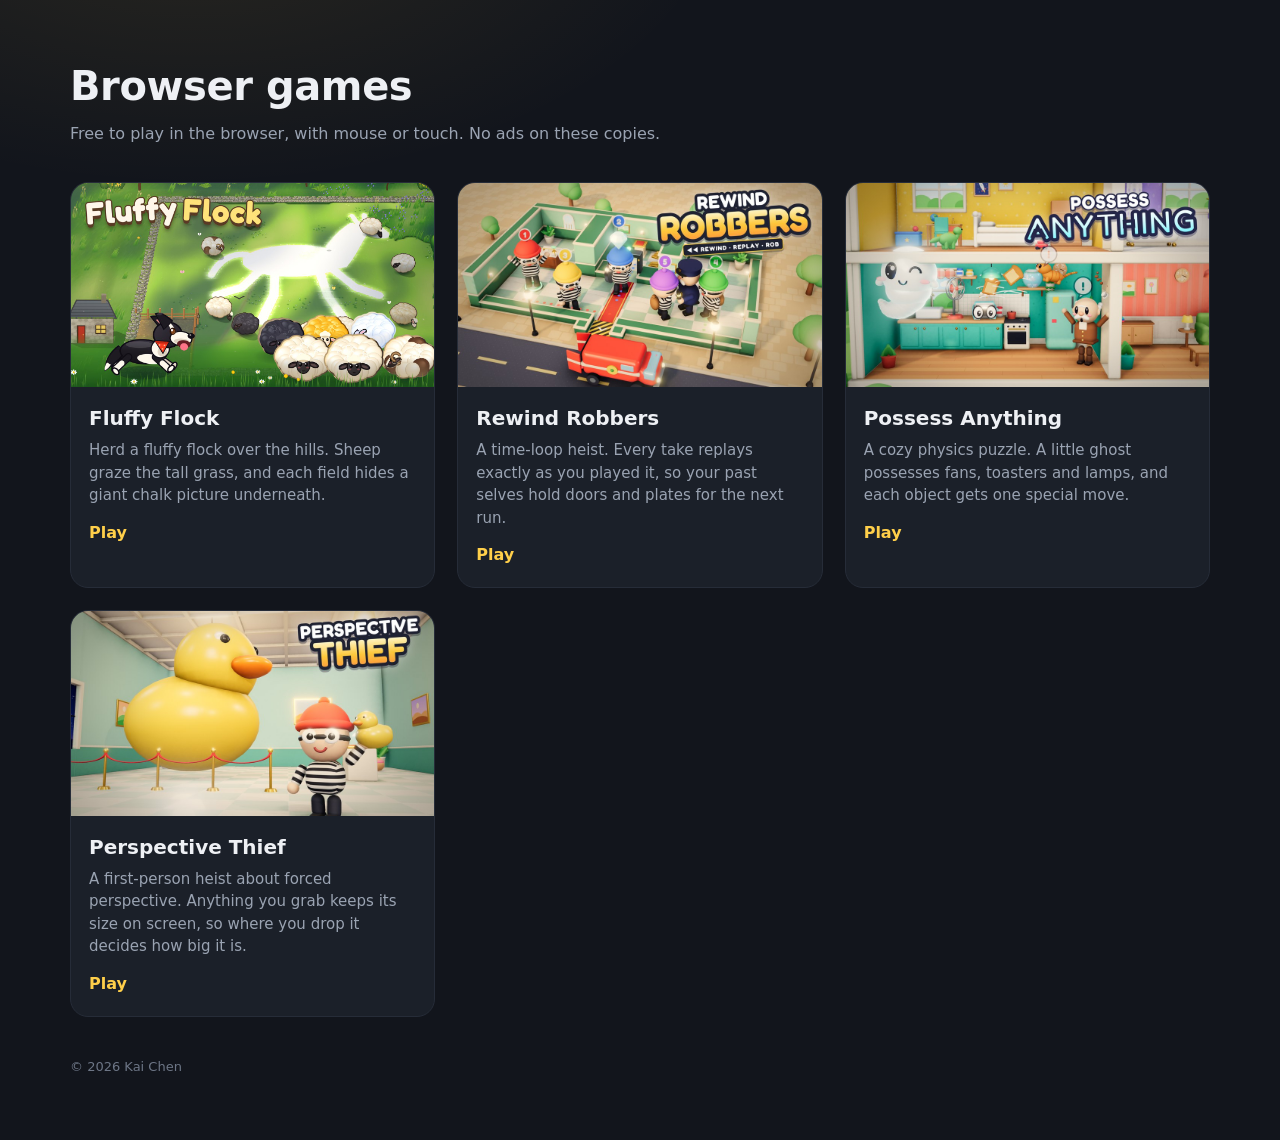
<file: index.html>
<!doctype html>
<html lang="en">
<head>
<meta charset="utf-8">
<meta name="viewport" content="width=device-width, initial-scale=1">
<title>Browser games by Kai Chen</title>
<meta name="description" content="Fluffy Flock, Rewind Robbers, Possess Anything and Perspective Thief: browser games, free to play, no ads.">
<style>
  :root { --bg: #12151c; --card: #1b2029; --ink: #eef0f4; --muted: #9aa3b2; --accent: #ffcf4a; }
  * { box-sizing: border-box; }
  body { margin: 0; min-height: 100dvh; background: radial-gradient(900px 500px at 15% -10%, rgba(255, 207, 74, .10), transparent 60%), var(--bg); color: var(--ink); font: 16px/1.5 system-ui, -apple-system, 'Segoe UI', sans-serif; }
  main { max-width: 1180px; margin: 0 auto; padding: 56px 20px 64px; }
  h1 { margin: 0 0 6px; font-size: clamp(28px, 4vw, 40px); letter-spacing: -.01em; }
  .lede { margin: 0 0 36px; color: var(--muted); }
  .grid { display: grid; grid-template-columns: repeat(auto-fit, minmax(300px, 1fr)); gap: 22px; }
  a.card { display: block; color: inherit; text-decoration: none; background: var(--card); border-radius: 18px; overflow: hidden; border: 1px solid #262c38; transition: transform .2s, border-color .2s, box-shadow .2s; }
  a.card:hover { transform: translateY(-3px); border-color: #3a4352; box-shadow: 0 18px 30px -18px rgba(0, 0, 0, .7); }
  a.card img { display: block; width: 100%; aspect-ratio: 16 / 9; object-fit: cover; }
  .body { padding: 16px 18px 20px; }
  .body h2 { margin: 0 0 6px; font-size: 20px; }
  .body p { margin: 0; color: var(--muted); font-size: 15px; }
  .play { display: inline-block; margin-top: 14px; color: var(--accent); font-weight: 600; }
  footer { margin-top: 40px; color: #6d7686; font-size: 13px; }
</style>
</head>
<body>
<main>
  <h1>Browser games</h1>
  <p class="lede">Free to play in the browser, with mouse or touch. No ads on these copies.</p>
  <div class="grid">
    <a class="card" href="fluffy-flock/"><img src="fluffy-flock-cover.jpg" alt="Fluffy Flock cover: a sheepdog herding round sheep over chalk hills"><div class="body"><h2>Fluffy Flock</h2><p>Herd a fluffy flock over the hills. Sheep graze the tall grass, and each field hides a giant chalk picture underneath.</p><span class="play">Play</span></div></a>
    <a class="card" href="rewind-robbers/"><img src="rewind-robbers-cover.jpg" alt="Rewind Robbers cover: a robber crew of past selves in a vault"><div class="body"><h2>Rewind Robbers</h2><p>A time-loop heist. Every take replays exactly as you played it, so your past selves hold doors and plates for the next run.</p><span class="play">Play</span></div></a>
    <a class="card" href="possess-anything/"><img src="possess-anything-cover.jpg" alt="Possess Anything cover: a little ghost in a dollhouse"><div class="body"><h2>Possess Anything</h2><p>A cozy physics puzzle. A little ghost possesses fans, toasters and lamps, and each object gets one special move.</p><span class="play">Play</span></div></a>
    <a class="card" href="perspective-thief/"><img src="perspective-thief-cover.jpg" alt="Perspective Thief cover: a giant rubber duck in a gallery"><div class="body"><h2>Perspective Thief</h2><p>A first-person heist about forced perspective. Anything you grab keeps its size on screen, so where you drop it decides how big it is.</p><span class="play">Play</span></div></a>
  </div>
  <footer>© 2026 Kai Chen</footer>
</main>
</body>
</html>
</file>
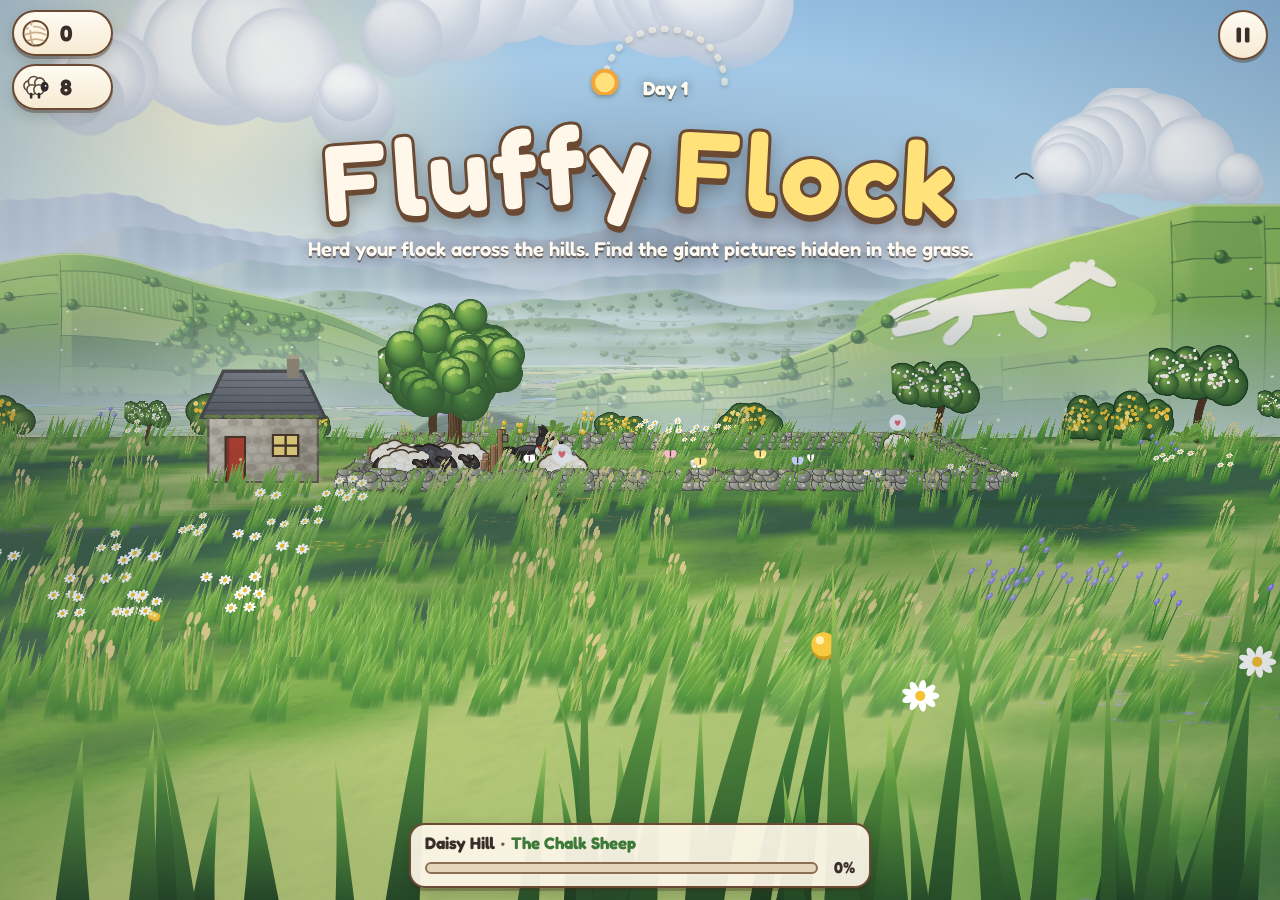
<file: fluffy-flock/index.html>
<!doctype html>
<html lang="en">
<head>
  <meta charset="utf-8" />
  <meta name="viewport" content="width=device-width, initial-scale=1, maximum-scale=1, user-scalable=no, viewport-fit=cover" />
  <title>Fluffy Flock</title>
  <link rel="icon" href="data:image/svg+xml,%3Csvg xmlns=%27http://www.w3.org/2000/svg%27 viewBox=%270 0 32 32%27%3E%3Cg fill=%27%23FFF6E4%27 stroke=%27%235B4D44%27 stroke-width=%271.6%27%3E%3Ccircle cx=%279%27 cy=%2715%27 r=%275%27/%3E%3Ccircle cx=%2714%27 cy=%2711%27 r=%275.5%27/%3E%3Ccircle cx=%2720%27 cy=%2712%27 r=%275%27/%3E%3Ccircle cx=%2712%27 cy=%2719%27 r=%275%27/%3E%3Ccircle cx=%2719%27 cy=%2719%27 r=%275%27/%3E%3C/g%3E%3Cellipse cx=%2725%27 cy=%2716%27 rx=%274%27 ry=%275%27 fill=%27%232E2A2B%27/%3E%3C/svg%3E" />
    <script type="module" crossorigin src="./index-BTo6enQS.js"></script>
  <link rel="stylesheet" crossorigin href="./index-8tMUHV6P.css">
</head>
<body>
  <canvas id="game"></canvas>

  <div id="ff-logo">
    <div class="logo-word"><span class="l1">Fluffy</span><span class="l2">Flock</span></div>
    <div class="logo-sub">Herd your flock across the hills. Find the giant pictures hidden in the grass.</div>
  </div>

  <div id="hud">
    <div class="hud-top">
      <div class="hud-left">
        <div class="pill" id="p-wool"><span class="ico" id="i-wool"></span><b id="h-wool">0</b></div>
        <div class="pill" id="p-flock"><span class="ico" id="i-sheep"></span><b id="h-flock">0</b></div>
      </div>
      <div class="dial" id="dial">
        <svg viewBox="0 0 100 54" aria-hidden="true">
          <path d="M12 46 A38 34 0 0 1 88 46" fill="none" stroke="rgba(255,248,232,0.6)" stroke-width="4" stroke-linecap="round" stroke-dasharray="1 7"/>
          <circle id="sun" cx="12" cy="46" r="7.5" />
        </svg>
        <div class="dial-day" id="h-day">Day 1</div>
        <div class="dial-home" id="h-home"></div>
      </div>
      <div class="hud-right">
        <button class="sound-chip hidden" id="btn-sound" aria-label="Turn on sound"></button>
        <button class="round" id="btn-pause" aria-label="Pause"></button>
      </div>
    </div>
    <div class="field-card">
      <div class="field-row"><span id="f-name">Daisy Hill</span><span class="dot">·</span><span id="f-pic" class="pic-name">The Chalk Sheep</span></div>
      <div class="bar"><div id="f-fill"></div></div>
      <div class="pct" id="f-pct">0%</div>
    </div>
    <div id="hint"><span class="hand" id="hint-hand"></span><span id="hint-text"></span></div>
  </div>
  <div id="toast"></div>
  <div id="banner"></div>

  <section id="night" class="card-wrap">
    <div class="card">
      <div class="card-title" id="n-title">Night 1</div>
      <div class="card-sub" id="n-home"></div>
      <div class="shear">
        <div class="shear-label">Wool sheared</div>
        <div class="shear-num"><span class="ico big" id="i-wool2"></span><b id="n-wool">0</b></div>
        <div class="shear-bonus" id="n-bonus"></div>
        <div class="shear-tip" id="n-tip"></div>
      </div>
      <div class="facts"><div id="n-lambs"></div><div id="n-field"></div><div id="n-joined" class="joined hidden"></div></div>
      <div class="pick hidden" id="n-pick">
        <button class="pick-arrow" id="n-prev" aria-label="Previous pasture"><svg viewBox="0 0 24 24"><path d="M15 5l-7 7 7 7" fill="none" stroke="currentColor" stroke-width="3" stroke-linecap="round" stroke-linejoin="round"/></svg></button>
        <div class="pick-txt"><span class="pick-label">Tomorrow</span><b id="n-pick-name"></b><small id="n-pick-sub"></small></div>
        <button class="pick-arrow" id="n-nextf" aria-label="Next pasture"><svg viewBox="0 0 24 24"><path d="M9 5l7 7-7 7" fill="none" stroke="currentColor" stroke-width="3" stroke-linecap="round" stroke-linejoin="round"/></svg></button>
      </div>
      <button class="btn btn-gold hidden" id="n-double">Double the wool</button>
      <div class="row2">
        <button class="btn btn-cream" id="n-shop">Upgrades</button>
        <button class="btn btn-go" id="n-next">Next day</button>
      </div>
    </div>
  </section>

  <section id="shop" class="card-wrap">
    <div class="card wide">
      <div class="card-head"><div class="card-title">Upgrades</div><div class="pill small"><span class="ico">
        <svg viewBox="0 0 32 32" aria-hidden="true"><circle cx="16" cy="16.5" r="12.5" fill="#FFF6E4" stroke="#6B4A33" stroke-width="2"/><path d="M7 12c5-3 12-3 18 1M5.5 18c6-3 14-3 21 0M8 24c5-2 11-2 16 0M12 5.5c-2 6-2 15 1 22" fill="none" stroke="#C9B08A" stroke-width="1.8" stroke-linecap="round"/></svg></span><b id="s-wool">0</b></div></div>
      <div class="up-list" id="s-list"></div>
      <button class="btn btn-go" id="s-next">Next day</button>
    </div>
  </section>

  <section id="pause" class="card-wrap">
    <div class="card">
      <div class="card-title">Paused</div>
      <div class="opts">
        <button class="opt" id="o-music-row"><span>Music</span><b id="o-music">On</b></button>
        <button class="opt" id="o-sfx-row"><span>Sounds</span><b id="o-sfx">On</b></button>
        <button class="opt" id="o-quality-row"><span>Graphics</span><b id="o-quality">High</b></button>
      </div>
      <div class="row2">
        <button class="btn btn-cream" id="p-album">Album</button>
        <button class="btn btn-go" id="p-resume">Resume</button>
      </div>
    </div>
  </section>

  <section id="album" class="card-wrap top">
    <div class="card wide">
      <div class="card-title">Album</div>
      <div class="a-scroll">
        <div class="a-sec">Pictures in the hills</div>
        <div class="a-grid" id="a-pics"></div>
        <div class="a-sec">Breeds</div>
        <div class="a-grid b" id="a-breeds"></div>
      </div>
      <button class="btn btn-go" id="a-close">Back</button>
    </div>
  </section>

  <section id="welcome" class="card-wrap">
    <div class="card">
      <div class="card-title">Welcome back</div>
      <div class="card-sub">Your flock grazed while you were away</div>
      <div class="shear"><div class="shear-num"><b id="w-wool">+0</b></div><div class="shear-bonus" id="w-streak"></div></div>
      <div class="facts"><div id="w-lambs"></div></div>
      <button class="btn btn-go" id="w-go">Let's go</button>
    </div>
  </section>

</body>
</html>
</file>
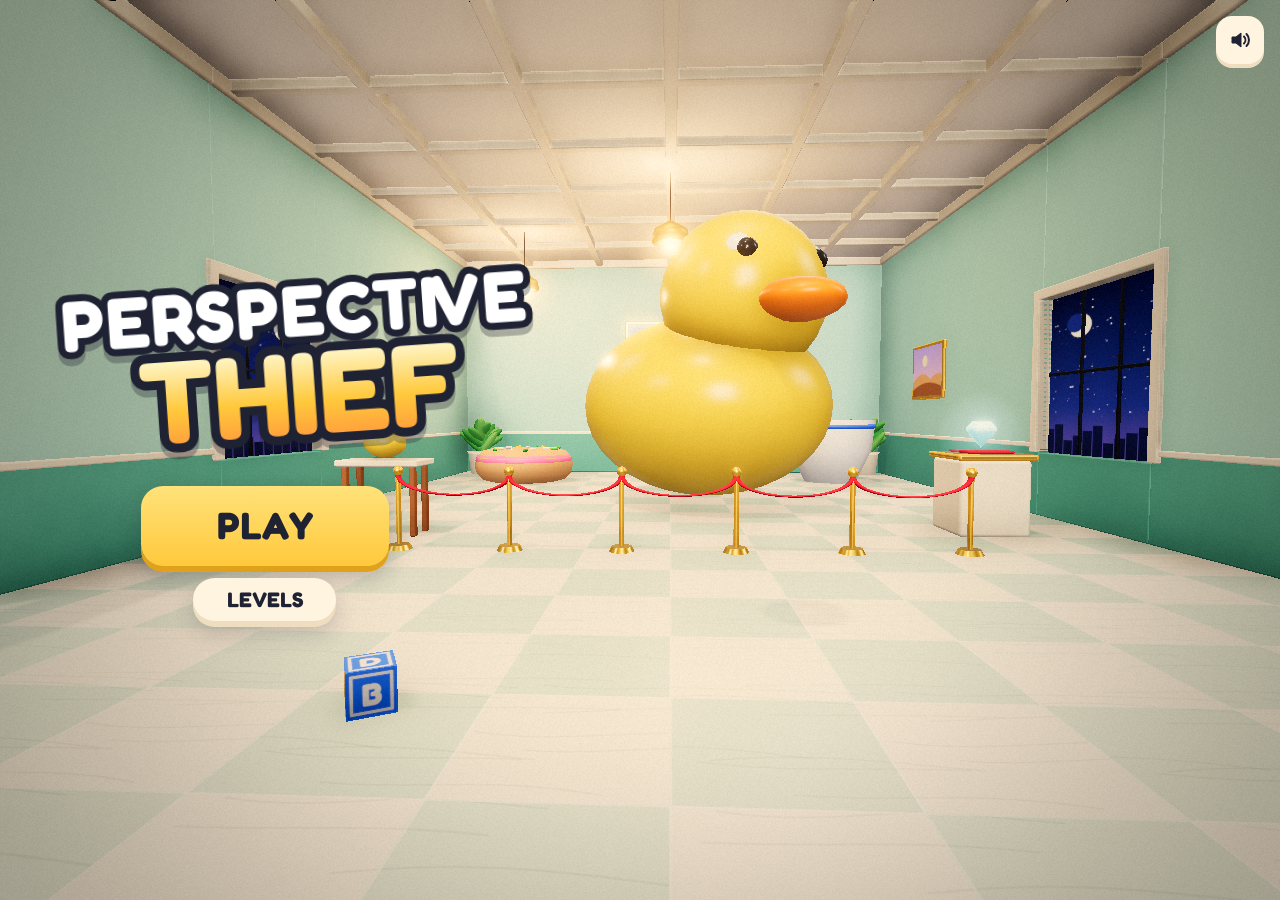
<file: perspective-thief/index.html>
<!doctype html>
<html lang="en">
  <head>
<link rel="icon" href="data:,">
    <meta charset="UTF-8" />
    <meta name="viewport" content="width=device-width, initial-scale=1, maximum-scale=1, user-scalable=no, viewport-fit=cover" />
    <title>Perspective Thief</title>
    <script type="module" crossorigin src="./index-DVv75cTa.js"></script>
    <link rel="stylesheet" crossorigin href="./index-BlAc_Pyl.css">
  </head>
  <body>
    <canvas id="game"></canvas>

    <div id="hud" class="hidden">
      <div class="job"><div id="job-level">Job 1</div><div id="job-goal">Get the diamond</div></div>
      <div id="timer">0:00</div>
      <div class="hud-right">
        <div id="bag" title="Your bag"><div class="bag-icon"></div><div id="bag-item"></div></div>
        <button class="icon-btn" id="btn-restart" aria-label="Restart" title="Restart the job (R)"><svg viewBox="0 0 24 24"><path d="M12 5V2L7 6l5 4V7a5 5 0 1 1-5 5H5a7 7 0 1 0 7-7z" /></svg></button>
        <button class="icon-btn" id="btn-pause" aria-label="Pause"><svg viewBox="0 0 24 24"><rect x="6" y="5" width="4" height="14" rx="1.5" /><rect x="14" y="5" width="4" height="14" rx="1.5" /></svg></button>
      </div>
      <div id="crosshair"><div class="dot"></div><div class="ring"></div></div>
      <div id="size-tag"></div>
      <div id="hint"></div>
      <div id="touch" class="hidden">
        <div id="stick"><div id="stick-knob"></div></div>
        <button class="touch-btn" id="btn-grab">GRAB</button>
        <button class="touch-btn small" id="btn-jump">JUMP</button>
      </div>
    </div>

    <div id="stamp" class="hidden"></div>
    <div id="lock-prompt" class="hidden"><div class="lock-card">Click to look around<span>WASD to move &middot; Click to grab</span></div></div>

    <section id="screen-title" class="screen">
      <div class="logo"><div class="logo-top" data-text="PERSPECTIVE">PERSPECTIVE</div><div class="logo-main" data-text="THIEF">THIEF</div></div>
      <div class="title-bottom">
        <button class="btn btn-play" id="btn-play">PLAY</button>
        <button class="btn btn-ghost" id="btn-levels">LEVELS</button>
      </div>
      <button class="icon-btn corner" id="btn-sound" aria-label="Sound"><svg viewBox="0 0 24 24"><path d="M4 9h4l5-4v14l-5-4H4z" /><path class="wave" d="M16 8.5a5 5 0 0 1 0 7M18.5 6a8.5 8.5 0 0 1 0 12" fill="none" stroke-width="2" stroke-linecap="round" /></svg></button>
    </section>

    <section id="screen-levels" class="screen hidden">
      <div class="panel wide">
        <div class="panel-title">PICK A JOB</div>
        <div class="level-grid" id="level-grid"></div>
        <div class="row"><button class="btn btn-ghost" id="btn-levels-back">BACK</button></div>
      </div>
    </section>

    <section id="screen-pause" class="screen hidden">
      <div class="panel">
        <div class="panel-title">PAUSED</div>
        <div class="col">
          <button class="btn btn-play" id="btn-resume">RESUME</button>
          <button class="btn btn-ghost" id="btn-restart2">RESTART JOB</button>
          <button class="btn btn-ghost" id="btn-pause-levels">LEVELS</button>
        </div>
        <div class="row toggles">
          <button class="toggle" id="tg-music">MUSIC</button>
          <button class="toggle" id="tg-sfx">SOUND</button>
        </div>
        <div class="sens">LOOK SPEED <input type="range" id="sens" min="0.4" max="2" step="0.1" value="1" /></div>
      </div>
    </section>

    <section id="screen-win" class="screen hidden">
      <div class="panel">
        <div class="panel-title" id="win-title">CLEAN GETAWAY!</div>
        <div class="stars" id="stars"><span>&#9733;</span><span>&#9733;</span><span>&#9733;</span></div>
        <div class="win-line" id="win-line">0:42</div>
        <div class="row">
          <button class="btn btn-ghost" id="btn-again">AGAIN</button>
          <button class="btn btn-play" id="btn-next">NEXT</button>
        </div>
      </div>
    </section>

    <div id="cover-logo" class="hidden"><div class="logo"><div class="logo-top" data-text="PERSPECTIVE">PERSPECTIVE</div><div class="logo-main" data-text="THIEF">THIEF</div></div></div>
    <div id="rotate" class="hidden"><div class="rotate-icon"></div><div>Turn your device sideways</div></div>
    <div id="loading"><div class="load-logo" data-text="PERSPECTIVE THIEF">PERSPECTIVE THIEF</div><div class="load-bar"><div id="load-fill"></div></div></div>
  </body>
</html>
</file>
<file: fluffy-flock/index-8tMUHV6P.css>
@font-face{font-family:Fredoka;src:url(./fredoka-600-BKIha_J-.woff2)format("woff2");font-weight:600;font-display:swap}@font-face{font-family:Fredoka;src:url(./fredoka-700-C24KCtN5.woff2)format("woff2");font-weight:700;font-display:swap}:root{--ink:#3a2e2a;--ink-soft:#6b5a4e;--cream:#fff8ea;--cream-2:#f6ead2;--edge:#6b4a33;--moss:#5e9a42;--moss-dark:#3e7a3a;--red:#d9442e;--red-dark:#a8301f;--gold:#f6c83b;--uiz:1}*{box-sizing:border-box;-webkit-tap-highlight-color:transparent}html,body{height:100%;color:var(--ink);-webkit-user-select:none;user-select:none;touch-action:none;background:#3e6b3a;margin:0;font-family:Fredoka,system-ui,-apple-system,BlinkMacSystemFont,Segoe UI,Roboto,Noto Sans,Ubuntu,Cantarell,Helvetica Neue,sans-serif;overflow:hidden}#game{cursor:none;width:100vw;height:100vh;display:block;position:fixed;top:0;bottom:0;left:0;right:0}@media (pointer:coarse){#game{cursor:default}}#hud{pointer-events:none;position:fixed;top:0;bottom:0;left:0;right:0}.hud-top{top:max(10px, env(safe-area-inset-top));justify-content:space-between;align-items:flex-start;gap:8px;display:flex;position:absolute;left:12px;right:12px}.hud-left{flex-direction:column;gap:8px;display:flex}.pill{align-items:center;gap:calc(8px * var(--uiz));padding:calc(5px * var(--uiz)) calc(16px * var(--uiz)) calc(5px * var(--uiz)) calc(6px * var(--uiz));background:linear-gradient(#fffbf2, var(--cream-2));border:2.5px solid var(--edge);font-weight:700;font-size:calc(21px * var(--uiz));min-width:calc(96px * var(--uiz));border-radius:999px;display:inline-flex;box-shadow:0 3px #3c281959,0 6px 14px #141e142e}.pill b{font-variant-numeric:tabular-nums;letter-spacing:.3px}.ico{width:calc(30px * var(--uiz));height:calc(30px * var(--uiz));display:inline-block}.ico svg{width:100%;height:100%;display:block}.ico.big{width:40px;height:40px}.bump{animation:.32s cubic-bezier(.3,1.6,.5,1) bump}@keyframes bump{0%{transform:scale(1)}40%{transform:scale(1.12)}to{transform:scale(1)}}.dial{width:calc(150px * var(--uiz));text-align:center;position:relative}.dial svg{filter:drop-shadow(0 2px 2px #1e281e59);width:100%;display:block}.dial #sun{fill:#ffe07a;stroke:#f0a63a;stroke-width:2.5px;transition:fill .6s,stroke .6s}.dial.dusk #sun{fill:#ff9a5c;stroke:#d9442e}.dial-day{font-weight:700;font-size:calc(18px * var(--uiz));color:#fffbf0;text-shadow:0 2px #28321e8c,0 0 10px #1e281e66;margin-top:-18px}.dial-home{font-weight:700;font-size:calc(17px * var(--uiz));color:#ffe2b8;text-shadow:0 2px #3c1e1499;min-height:1em}.round{pointer-events:auto;width:calc(48px * var(--uiz));height:calc(48px * var(--uiz));border:2.5px solid var(--edge);background:linear-gradient(#fffbf2, var(--cream-2));color:var(--ink);cursor:pointer;border-radius:50%;place-items:center;padding:0;display:grid;box-shadow:0 3px #3c281959}.round svg{width:56%;height:56%}.round:active{transform:translateY(2px);box-shadow:0 1px #3c281959}.field-card{left:50%;bottom:max(12px, env(safe-area-inset-bottom));width:min(calc(440px * var(--uiz)), calc(100vw - 24px));border:2.5px solid var(--edge);background:#fff8eaeb;border-radius:16px;grid-template-rows:auto auto;grid-template-columns:1fr auto;gap:5px 10px;padding:8px 14px 9px;display:grid;position:absolute;transform:translate(-50%);box-shadow:0 3px #3c28194d,0 8px 18px #141e1433}.field-row{font-weight:700;font-size:calc(16px * var(--uiz));white-space:nowrap;text-overflow:ellipsis;grid-column:1/3;overflow:hidden}.field-row .dot{color:var(--ink-soft);margin:0 6px}.pic-name{color:var(--moss-dark)}.bar{background:#e3d6bb;border:2px solid #8c6f55;border-radius:99px;align-self:center;height:12px;overflow:hidden}#f-fill{background:repeating-linear-gradient(-45deg,#8dba4a 0 8px,#7aaa3e 8px 16px);border-radius:99px;width:0;height:100%;transition:width .25s}.pct{font-weight:700;font-size:calc(15px * var(--uiz));text-align:right;min-width:3ch}#hint{left:50%;bottom:calc(max(12px, env(safe-area-inset-bottom)) + 84px);opacity:0;color:#fff8ea;font-weight:600;font-size:calc(18px * var(--uiz));white-space:nowrap;background:#28221eb8;border-radius:999px;align-items:center;gap:10px;padding:9px 18px 9px 12px;transition:opacity .4s,transform .4s;display:flex;position:absolute;transform:translate(-50%,12px)}#hint.show{opacity:1;transform:translate(-50%)}#hint .hand{width:28px;height:28px;animation:1.4s ease-in-out infinite wiggle}@keyframes wiggle{0%,to{transform:translate(-4px)rotate(-6deg)}50%{transform:translate(6px)rotate(6deg)}}#toast{left:50%;top:calc(max(10px, env(safe-area-inset-top)) + 132px * var(--uiz));opacity:0;pointer-events:none;border:2px solid var(--edge);white-space:nowrap;background:#fff8eaf2;border-radius:12px;padding:8px 16px;font-size:17px;font-weight:700;transition:opacity .3s,transform .3s;position:fixed;transform:translate(-50%,-8px)}#toast.show{opacity:1;transform:translate(-50%)}#banner{left:50%;top:min(76vh, calc(100vh - 175px * var(--uiz)));opacity:0;pointer-events:none;white-space:nowrap;color:#fff8ea;letter-spacing:.5px;text-shadow:0 3px #6b4a33,0 6px #3c281959,0 0 24px #281e1459;-webkit-text-stroke:2px #6b4a33;font-size:clamp(16px,6vw,58px);font-weight:700;position:fixed;transform:translate(-50%,-50%)scale(.6)}#banner.show{animation:2.6s cubic-bezier(.2,1.4,.4,1) forwards banner}@keyframes banner{0%{opacity:0;transform:translate(-50%,-50%)scale(.6)}12%{opacity:1;transform:translate(-50%,-50%)scale(1.06)}22%{transform:translate(-50%,-50%)scale(1)}80%{opacity:1}to{opacity:0;transform:translate(-50%,-62%)scale(1)}}.card-wrap{opacity:0;pointer-events:none;visibility:hidden;background:#10142859;place-items:center;padding:16px;transition:opacity .35s,visibility 0s linear .35s;display:grid;position:fixed;top:0;bottom:0;left:0;right:0}.card-wrap.show{opacity:1;pointer-events:auto;visibility:visible;transition:opacity .35s}@media (min-width:900px) and (min-aspect-ratio:6/5){#night{background:linear-gradient(90deg,#10142800 30%,#1014286b);justify-items:end;padding-right:7vw}}.card{background:linear-gradient(#fffbf2, var(--cream-2));border:3px solid var(--edge);text-align:center;border-radius:22px;width:min(380px,100%);padding:18px 20px 20px;transition:transform .4s cubic-bezier(.2,1.4,.4,1);transform:translateY(14px)scale(.96);box-shadow:0 5px #3c281966,0 18px 40px #0a0f1e59}.card-wrap.show .card{transform:none}.card-title{font-size:30px;font-weight:700}.card-sub{color:var(--ink-soft);margin-top:2px;font-size:17px;font-weight:600}.shear{background:#fffdf8;border:2px dashed #cdb79a;border-radius:16px;margin:14px 0 10px;padding:12px}.shear-label{color:var(--ink-soft);font-size:15px;font-weight:600}.shear-num{font-variant-numeric:tabular-nums;justify-content:center;align-items:center;gap:8px;font-size:40px;font-weight:700;display:flex}.shear-bonus{color:var(--moss-dark);font-size:15px;font-weight:600}.facts{gap:4px;margin-bottom:14px;font-size:17px;font-weight:600;display:grid}.btn{border:3px solid var(--edge);cursor:pointer;border-radius:16px;min-width:200px;padding:12px 28px;font-family:inherit;font-size:22px;font-weight:700}.btn-go{color:#fffff4;text-shadow:0 2px #28461e99;background:linear-gradient(#8fc456,#5e9a42);box-shadow:0 4px #3e6a2c}.btn-go:active{transform:translateY(3px);box-shadow:0 1px #3e6a2c}@media (max-width:520px){.pill{min-width:calc(84px * var(--uiz));padding-right:calc(12px * var(--uiz))}}@media (max-height:460px){.field-card{width:min(calc(340px * var(--uiz)), 60vw);padding:calc(5px * var(--uiz)) calc(10px * var(--uiz)) calc(6px * var(--uiz))}#hint{bottom:70px}}#ff-logo:before{content:"";z-index:-1;background:radial-gradient(closest-side,#22365452,#22365424 55%,#22365400);position:absolute;top:-40%;bottom:-40%;left:-12%;right:-12%}#ff-logo{opacity:0;pointer-events:none;text-align:center;width:min(92vw,720px);transition:opacity .7s,transform .7s;position:fixed;top:13%;left:50%;transform:translate(-50%,-12px)}#ff-logo.show{opacity:1;transform:translate(-50%)}.logo-word{letter-spacing:.01em;justify-content:center;align-items:baseline;gap:.18em;font-size:clamp(54px,11vw,112px);font-weight:700;line-height:.95;display:flex}.logo-word .l1{color:#fff8ea;-webkit-text-stroke:3px #6b4a33;text-shadow:0 5px #6b4a33,0 10px 18px #281e1459;display:inline-block;transform:rotate(-4deg)}.logo-word .l2{color:#ffe27a;-webkit-text-stroke:3px #6b4a33;text-shadow:0 5px #6b4a33,0 10px 18px #281e1459;display:inline-block;transform:rotate(3deg)translateY(4px)}.logo-sub{color:#fffbf2;text-shadow:0 2px #3c281999,0 0 12px #281e1466;margin-top:14px;padding:0 12px;font-size:clamp(15px,2.4vw,20px);font-weight:600}.hud-right{align-items:center;gap:8px;display:flex}.sound-chip{pointer-events:auto;height:calc(40px * var(--uiz));border:2.5px solid var(--edge);background:linear-gradient(#fffbf2, var(--cream-2));color:var(--ink);cursor:pointer;border-radius:999px;align-items:center;gap:6px;padding:0 14px 0 10px;font-family:inherit;font-size:16px;font-weight:700;animation:1.8s ease-in-out infinite nudge;display:inline-flex;box-shadow:0 3px #3c281959}.sound-chip svg{width:22px;height:22px}@keyframes nudge{0%,to{transform:scale(1)}50%{transform:scale(1.06)}}.hidden{display:none!important}.card.wide{flex-direction:column;width:min(560px,100%);max-height:calc(100vh - 32px);display:flex}.card-wrap.top{align-items:start;overflow:auto}.card-head{justify-content:space-between;align-items:center;gap:12px;margin-bottom:10px;display:flex}.pill.small{min-width:0;padding:3px 14px 3px 5px;font-size:18px}.pill.small .ico{width:26px;height:26px}.row2{grid-template-columns:1fr 1.25fr;gap:10px;margin-top:4px;display:grid}.row2 .btn{width:100%;min-width:0;padding:12px 10px}.btn-cream{color:var(--ink);background:linear-gradient(#fffdf6,#eadbc0);box-shadow:0 4px #8c6f55}.btn-cream:active{transform:translateY(3px);box-shadow:0 1px #8c6f55}.btn-cream.pulse{animation:1.1s ease-in-out infinite pulse}@keyframes pulse{0%,to{transform:scale(1);box-shadow:0 4px #8c6f55}50%{transform:scale(1.05);box-shadow:0 4px #8c6f55,0 0 0 6px #f6c83b73}}.btn-gold{color:#5a3a14;background:linear-gradient(#ffe58a,#f2b93b);width:100%;margin-bottom:10px;font-size:19px;box-shadow:0 4px #b07a1c}.btn-gold:disabled{opacity:.6}.btn:disabled{cursor:default}.facts .new{color:var(--moss-dark)}.up-list{gap:8px;margin-bottom:12px;padding-right:2px;display:grid;overflow:auto}.up{text-align:left;background:#fffdf8;border:2px solid #e2d2b6;border-radius:14px;grid-template-columns:48px 1fr auto;align-items:center;gap:10px;padding:8px 10px;display:grid}.up.can{background:#fbfff2;border-color:#9bc46a}.up.max{opacity:.75}.up-ico{background:#f3e8d2;border-radius:12px;place-items:center;width:44px;height:44px;display:grid}.up-ico svg{width:34px;height:34px}.up-name{font-size:17px;font-weight:700}.up-lvl{color:var(--ink-soft);margin-left:4px;font-size:13px;font-weight:600}.up-eff{color:var(--ink-soft);font-size:14px;font-weight:600}.up-eff b{color:var(--moss-dark)}.up-buy{border:2.5px solid var(--edge);color:#fffff4;cursor:pointer;text-shadow:0 1px #28461e80;background:linear-gradient(#8fc456,#5e9a42);border-radius:12px;justify-content:center;align-items:center;gap:4px;min-width:92px;padding:8px 12px;font-family:inherit;font-size:17px;font-weight:700;display:inline-flex;box-shadow:0 3px #3e6a2c}.up-buy:disabled{color:#8c7a66;text-shadow:none;background:linear-gradient(#efe6d6,#dccdb2);box-shadow:0 3px #b9a68c}.up-buy:not(:disabled):active{transform:translateY(2px);box-shadow:0 1px #3e6a2c}.ico.sm{width:20px;height:20px}.opts{gap:8px;margin:14px 0 12px;display:grid}.opt{color:var(--ink);cursor:pointer;background:#fffdf8;border:2px solid #e2d2b6;border-radius:14px;justify-content:space-between;align-items:center;padding:11px 16px;font-family:inherit;font-size:19px;font-weight:700;display:flex}.opt b{color:var(--moss-dark)}.a-sec{color:var(--ink-soft);text-align:left;margin:10px 2px 6px;font-weight:700}.a-grid{grid-template-columns:repeat(3,1fr);gap:8px;display:grid}.a-grid.b{grid-template-columns:repeat(5,1fr)}.a-card{background:#fffdf8;border:2px solid #e2d2b6;border-radius:12px;justify-items:center;gap:4px;padding:6px;display:grid}.a-card canvas{border-radius:8px;width:100%;height:auto;display:block}.a-card.locked{opacity:.85}.a-name{text-align:center;font-size:13px;font-weight:700;line-height:1.15}.a-name small{color:var(--ink-soft);font-size:11px;font-weight:600;display:block}#album .btn{align-self:center;margin-top:12px}@media (max-width:520px){.a-grid{grid-template-columns:repeat(2,1fr)}.a-grid.b{grid-template-columns:repeat(3,1fr)}}.shear-tip{color:var(--ink-soft);margin-top:2px;font-size:14px;font-weight:600}.shear-tip:empty{display:none}.facts .joined{color:#8a5a1e}.pick{background:#fffdf8;border:2px solid #e2d2b6;border-radius:14px;grid-template-columns:40px 1fr 40px;align-items:center;gap:6px;margin:-4px 0 12px;padding:6px;display:grid}.pick-arrow{border:2.5px solid var(--edge);width:40px;height:40px;color:var(--ink);cursor:pointer;background:linear-gradient(#fffdf6,#eadbc0);border-radius:12px;place-items:center;padding:0;display:grid;box-shadow:0 3px #8c6f55}.pick-arrow svg{width:22px;height:22px}.pick-arrow:active{transform:translateY(2px);box-shadow:0 1px #8c6f55}.pick-txt{line-height:1.15;display:grid}.pick-label{color:var(--ink-soft);text-transform:uppercase;letter-spacing:.06em;font-size:12px;font-weight:600}.pick-txt b{font-size:18px}.pick-txt small{color:var(--moss-dark);font-size:13px;font-weight:600}.up.hl{border-color:#f2b93b;box-shadow:0 0 0 3px #f6c83b73}#night .card{max-height:calc(100vh - 24px);overflow:auto}@media (max-height:460px) and (min-width:600px){#night .card{grid-template-columns:1fr 1.15fr;grid-template-areas:"t f""u k""w d""w r";align-items:start;column-gap:14px;width:min(620px,100%);display:grid}#n-title{grid-area:t}#n-home{grid-area:u}#night .shear{grid-area:w;margin-top:8px}#night .facts{grid-area:f;margin-bottom:6px}#n-pick{grid-area:k;margin:0 0 6px}#n-double{grid-area:d}#night .row2{grid-area:r}}@media (max-height:460px){#night .card{padding:10px 14px 12px}#night .card-title{font-size:24px}#night .shear{margin:6px 0;padding:6px}#night .shear-num{font-size:30px}#night .facts{margin-bottom:8px;font-size:15px}#night .btn{padding:8px 14px;font-size:18px}#night .btn-gold{margin-bottom:6px}.pick{margin:-2px 0 8px;padding:4px}.pick-arrow{width:34px;height:34px}}html.cap21 body{background:#1e2a20}html.cap21 #game,html.cap21 #hud,html.cap21 #toast,html.cap21 #banner,html.cap21 .card-wrap,html.cap21 #ff-logo{max-width:var(--vw,100vw)}html.cap21 #game{left:50%;transform:translate(-50%)}html.cap21 #hud,html.cap21 .card-wrap{width:var(--vw,100vw);left:50%;right:auto;transform:translate(-50%)}.dial.night #sun{fill:#eef1ff;stroke:#9aa8d8}html.capture #hint,html.capture #toast,html.capture #btn-sound{display:none!important}html.capture #game{cursor:default}html[class*=cover-] #hud,html[class*=cover-] #banner{display:none!important}html[class*=cover-] #ff-logo{opacity:1;transition:none;transform:none}html[class*=cover-] #ff-logo:before,html[class*=cover-] .logo-sub{display:none}html[class*=cover-] .logo-word .l1,html[class*=cover-] .logo-word .l2{-webkit-text-stroke:.07em #5a3a24;paint-order:stroke fill;text-shadow:0 .06em #5a3a24,0 .1em #5a3a24,0 .16em .12em #1e140a73}html.cover-land #ff-logo{text-align:left;width:auto;top:6%;left:4%}html.cover-land .logo-word{justify-content:flex-start;font-size:8.55vw}html.cover-square #ff-logo{width:100%;top:3%;left:0;right:0}html.cover-square .logo-word{font-size:14.75vw}html.cover-port #ff-logo{width:100%;top:3%;left:0;right:0}html.cover-port .logo-word{flex-direction:column;align-items:center;gap:0;font-size:19vw;line-height:.88}html[class*=cover-] #game{filter:saturate(1.22)contrast(1.05)}#album .card{max-height:calc(100vh - 24px)}.a-scroll{overscroll-behavior:contain;flex:auto;min-height:0;margin-right:-4px;padding-right:4px;overflow-y:auto}.a-scroll::-webkit-scrollbar{width:8px}.a-scroll::-webkit-scrollbar-thumb{background:#d9c6a6;border-radius:8px}#album .btn{flex:none}@media (max-height:460px){#album .card{padding:10px 14px 12px}#album .card-title{font-size:24px}.a-grid{grid-template-columns:repeat(4,1fr)}.a-grid.b{grid-template-columns:repeat(6,1fr)}#album .btn{margin-top:8px;padding:8px 20px;font-size:18px}}
</file>
<file: perspective-thief/index-BlAc_Pyl.css>
@font-face{font-family:Fredoka;src:url(./fredoka-600-BKIha_J-.woff2)format("woff2");font-weight:400 600;font-display:block}@font-face{font-family:Fredoka;src:url(./fredoka-700-C24KCtN5.woff2)format("woff2");font-weight:700 900;font-display:block}:root{--ink:#1f2233;--cream:#fff4e0;--cream2:#eeddbf;--gold:#ffc93c;--gold2:#e0a21a;--red:#e3413f;--mint:#7fd8b0;--display:"Fredoka", system-ui, sans-serif}*{box-sizing:border-box;-webkit-tap-highlight-color:transparent}html,body{height:100%;font-family:var(--display);color:var(--ink);-webkit-user-select:none;user-select:none;touch-action:none;background:#e9d9be;margin:0;overflow:hidden}#game{cursor:default;width:100%;height:100%;display:block;position:fixed;top:0;bottom:0;left:0;right:0}.hidden{display:none!important}.btn{white-space:nowrap;font-family:var(--display);color:var(--ink);cursor:pointer;border:0;border-radius:22px;padding:.5em 1.5em .55em;font-size:clamp(20px,3vh,28px);font-weight:700;transition:transform 80ms,filter .12s}.btn:active{transform:translateY(3px)}.btn:hover{filter:brightness(1.06)}.btn-play{background:linear-gradient(#ffe27a, var(--gold));box-shadow:0 6px 0 var(--gold2), 0 12px 22px #1f223340}.btn-ghost{background:var(--cream);box-shadow:0 6px 0 var(--cream2), 0 12px 22px #1f223333}.screen{padding:env(safe-area-inset-top) 16px env(safe-area-inset-bottom);flex-direction:column;justify-content:center;align-items:center;display:flex;position:fixed;top:0;bottom:0;left:0;right:0}#screen-title{justify-content:center;align-items:flex-start;gap:5vh;padding-left:max(5vw,24px)}.title-bottom{flex-direction:column;align-items:center;gap:12px;margin-left:clamp(30px,6vw,110px);display:flex}@media (max-aspect-ratio:7/5){#screen-title{justify-content:space-between;align-items:center;gap:0;padding:max(4vh,16px) 16px max(6vh,20px)}.title-bottom{margin-left:0}}.title-bottom .btn-play{padding:.42em 2em .48em;font-size:clamp(26px,4.4vh,38px)}.title-bottom .btn-ghost{padding:.4em 1.6em .45em;font-size:clamp(16px,2.4vh,21px)}.logo{text-align:center;filter:drop-shadow(0 7px #1f22334d);isolation:isolate;line-height:.86;transform:rotate(-4deg)}.logo-top{--stroke:7px;color:#fff;letter-spacing:2px;font-size:clamp(38px,8vh,80px);font-weight:700;position:relative}.logo-main{--stroke:9px;background:linear-gradient(#fff6c8 10%, var(--gold) 60%, #ff9a3c 100%);color:#0000;-webkit-background-clip:text;background-clip:text;font-size:clamp(60px,13vh,140px);font-weight:700;position:relative}.logo-top:before,.logo-main:before,.load-logo:before{content:attr(data-text);z-index:-1;color:var(--ink);-webkit-text-stroke:calc(var(--stroke) * 2) var(--ink);background:0 0;position:absolute;top:0;bottom:0;left:0;right:0}.icon-btn{background:var(--cream);width:48px;height:48px;color:var(--ink);font-family:var(--display);box-shadow:0 4px 0 var(--cream2);cursor:pointer;border:0;border-radius:16px;justify-content:center;align-items:center;font-size:22px;font-weight:700;display:inline-flex}.icon-btn svg{width:24px;height:24px;fill:var(--ink);stroke:var(--ink)}.icon-btn.corner{right:16px;top:calc(16px + env(safe-area-inset-top));position:absolute}.icon-btn.muted .wave{opacity:.15}#hud{pointer-events:none;position:fixed;top:0;bottom:0;left:0;right:0}.hud-right{right:14px;top:calc(12px + env(safe-area-inset-top));gap:10px;display:flex;position:absolute}#stamp{color:#fff;background:var(--red);pointer-events:none;z-index:20;white-space:nowrap;border:6px solid #fff;border-radius:18px;padding:.05em .5em .12em;font-size:clamp(34px,7vh,76px);font-weight:700;animation:.45s cubic-bezier(.2,1.6,.4,1) both stamp;position:fixed;top:30%;left:50%;transform:translate(-50%,-50%)rotate(-8deg);box-shadow:0 8px #00000040}#stamp.take{background:var(--ink);color:var(--gold);border-color:var(--gold)}#stamp.good{background:#2fb36f}@keyframes stamp{0%{opacity:0;transform:translate(-50%,-50%)rotate(-8deg)scale(2.2)}to{opacity:1;transform:translate(-50%,-50%)rotate(-8deg)scale(1)}}.panel{background:var(--cream);text-align:center;box-shadow:0 10px 0 var(--cream2), 0 24px 50px #1f22334d;border-radius:30px;max-width:92vw;padding:26px 34px 30px}.panel.wide{width:min(820px,94vw);max-height:94vh;overflow-y:auto}.panel-title{font-size:clamp(28px,5vh,44px);font-weight:700}.stars{letter-spacing:6px;margin:6px 0;font-size:56px}.stars span{color:#e6d3b3;display:inline-block}.stars span.on{color:var(--gold);text-shadow:0 4px 0 var(--gold2);animation:.4s both pop}.stars span.on:nth-child(2){animation-delay:.15s}.stars span.on:nth-child(3){animation-delay:.3s}@keyframes pop{0%{transform:scale(0)}70%{transform:scale(1.3)}to{transform:scale(1)}}.win-line{max-width:420px;margin:6px 0 18px;font-size:19px;font-weight:600}.row{flex-wrap:wrap;justify-content:center;gap:14px;display:flex}.col{flex-direction:column;align-items:stretch;gap:14px;width:min(260px,70vw);margin:16px auto 6px;display:flex}.toggles{margin-top:16px}.toggle{font-family:var(--display);border:3px solid var(--ink);background:var(--gold);color:var(--ink);cursor:pointer;border-radius:14px;padding:6px 16px;font-size:16px;font-weight:700}.toggle.off{color:#9a8f84;background:0 0;border-color:#cfc2ae;text-decoration:line-through}.level-grid{grid-template-columns:repeat(5,1fr);gap:12px;margin:16px 0 20px;display:grid}.level-card{cursor:pointer;box-shadow:0 5px 0 var(--cream2);font-family:var(--display);color:var(--ink);background:#fff;border:0;border-radius:18px;padding:10px 6px 8px;position:relative}.level-card .num{font-size:32px;font-weight:700;line-height:1}.level-card .name{justify-content:center;align-items:center;min-height:2.4em;margin:4px 0;font-size:12px;font-weight:600;line-height:1.15;display:flex}.level-card .mini-stars{letter-spacing:2px;color:#e6d3b3;font-size:16px}.level-card .mini-stars .on{color:var(--gold)}.level-card.locked{cursor:default;color:#b4a58f;background:#efe3cf;box-shadow:0 5px #e2d2b8}.level-card .band{border-radius:0 0 5px 5px;height:5px;position:absolute;top:0;left:12px;right:12px}.chapter-label{letter-spacing:1px;color:var(--red);text-align:left;text-transform:uppercase;grid-column:1/-1;margin:2px 4px -4px;font-size:15px;font-weight:700}#cover-logo{z-index:40;pointer-events:none;flex-direction:column;align-items:center;display:flex;position:fixed}#cover-logo .logo{filter:drop-shadow(0 1.2vh #1f223359)drop-shadow(0 0 3vh #ffffff73)}#cover-logo .vhs-tag{color:#fff;background:var(--ink);border:.45vh solid var(--gold);letter-spacing:.3vh;border-radius:1.4vh;margin-top:1.6vh;padding:.5vh 1.6vh .7vh;font-weight:700;transform:rotate(-4deg);box-shadow:0 .8vh #00000040}#cover-logo.landscape{top:4.5vh;right:4vw}#cover-logo.landscape .logo-top{--stroke:1.3vh;font-size:9vh}#cover-logo.landscape .logo-main{--stroke:1.6vh;font-size:17vh}#cover-logo.landscape .vhs-tag{font-size:3vh}#cover-logo.portrait{top:13vh;left:0;right:0}#cover-logo.portrait .logo-top{--stroke:1.4vw;font-size:10vw}#cover-logo.portrait .logo-main{--stroke:1.9vw;font-size:20vw}#cover-logo.portrait .vhs-tag{font-size:3.6vw}#cover-logo.square{top:3.5vh;right:3vh}#cover-logo.square .logo-top{--stroke:1vh;font-size:6.4vh}#cover-logo.square .logo-main{--stroke:1.35vh;font-size:11.5vh}#cover-logo.square .vhs-tag{font-size:2.5vh}#loading{z-index:50;background:linear-gradient(#9fd3b5,#fff1d2);flex-direction:column;justify-content:center;align-items:center;gap:22px;transition:opacity .4s;display:flex;position:fixed;top:0;bottom:0;left:0;right:0}#loading.done{opacity:0;pointer-events:none}.load-logo{--stroke:6px;isolation:isolate;color:#fff;font-size:44px;font-weight:700;position:relative}.load-bar{background:#1f223326;border-radius:8px;width:min(320px,70vw);height:16px;overflow:hidden}#load-fill{background:var(--ink);width:0;height:100%;transition:width .2s}#rotate{z-index:60;text-align:center;background:linear-gradient(#9fd3b5,#fff1d2);flex-direction:column;justify-content:center;align-items:center;gap:18px;padding:24px;font-size:22px;font-weight:700;display:flex;position:fixed;top:0;bottom:0;left:0;right:0}.rotate-icon{border:5px solid var(--ink);border-radius:12px;width:54px;height:86px;animation:1.8s ease-in-out infinite turn}@keyframes turn{0%,20%{transform:rotate(0)}60%,to{transform:rotate(-90deg)}}@media (max-height:460px){.panel{padding:12px 20px 14px}.panel-title{font-size:26px}.level-card .name{display:none}.level-card{padding:6px 4px 5px}.level-card .num{font-size:22px}.level-grid{gap:8px;margin:10px 0 12px}.chapter-label{display:none}.col{gap:8px;margin:8px auto 2px}.stars{font-size:40px}.filmstrip{height:30px}.win-line{margin:4px 0 10px;font-size:16px}.btn{font-size:18px}}@media (max-width:640px){.level-card .name{display:none}.level-card .num{font-size:24px}}#timer{left:14px;top:calc(12px + env(safe-area-inset-top));background:var(--cream);box-shadow:0 4px 0 var(--cream2);font-variant-numeric:tabular-nums;border-radius:16px;padding:6px 14px 8px;font-size:20px;font-weight:700;position:absolute}.job{left:50%;top:calc(12px + env(safe-area-inset-top));background:var(--cream);text-align:center;box-shadow:0 5px 0 var(--cream2), 0 10px 22px #1f223333;border-radius:20px;max-width:60vw;padding:8px 22px 10px;position:absolute;transform:translate(-50%)}#job-level{color:var(--red);letter-spacing:1px;text-transform:uppercase;font-size:14px;font-weight:700}#job-goal{font-size:clamp(15px,2.4vh,21px);font-weight:600}#bag{background:var(--cream);width:48px;height:48px;box-shadow:0 4px 0 var(--cream2);border-radius:16px;justify-content:center;align-items:center;display:flex;position:relative}.bag-icon{background:#a0754b;border-radius:6px 6px 12px 12px;width:30px;height:26px;position:relative;top:3px}.bag-icon:before{content:"";border:4px solid #7a5230;border-bottom:0;border-radius:10px 10px 0 0;width:14px;height:10px;position:absolute;top:-9px;left:8px}#bag-item{filter:drop-shadow(0 0 6px #7fe8ff);background:radial-gradient(circle at 50% 45%,#e6fdff 0 18%,#5fddff 19% 42%,#0000 43%);border-radius:12px;display:none;position:absolute;top:6px;bottom:6px;left:6px;right:6px}#bag.full #bag-item{animation:.45s both pop;display:block}#bag.full{box-shadow:0 4px 0 var(--cream2), 0 0 0 3px #7fe8ff}#crosshair{pointer-events:none;width:0;height:0;position:absolute;top:50%;left:50%}#crosshair .dot{background:#fff;border-radius:50%;width:8px;height:8px;transition:transform .15s;position:absolute;top:-4px;left:-4px;box-shadow:0 0 0 2px #1f22338c}#crosshair .ring{opacity:0;border:3px solid #fff;border-radius:50%;width:36px;height:36px;transition:opacity .15s,transform .15s;position:absolute;top:-18px;left:-18px;transform:scale(.6);box-shadow:0 0 0 2px #1f223359,inset 0 0 0 2px #1f223359}#crosshair.hover .ring{opacity:1;transform:scale(1)}#crosshair.holding .ring{opacity:1;border-color:#7fe8ff;transform:scale(1.25)}#crosshair.holding .dot{background:#7fe8ff}#size-tag{color:#fff;text-shadow:0 2px #1f223399,0 0 8px #1f223399;opacity:0;pointer-events:none;font-variant-numeric:tabular-nums;font-size:18px;font-weight:700;transition:opacity .2s;position:absolute;top:calc(50% + 34px);left:50%;transform:translate(-50%)}#size-tag.show{opacity:1}#hint{left:50%;bottom:calc(28px + env(safe-area-inset-bottom));color:#fff;text-align:center;opacity:0;pointer-events:none;background:#1f2233db;border-radius:16px;max-width:90vw;padding:9px 20px 11px;font-size:clamp(15px,2.4vh,21px);font-weight:600;transition:opacity .3s;position:absolute;transform:translate(-50%)}#hint.show{opacity:1}#lock-prompt{z-index:12;cursor:pointer;background:#14102847;justify-content:center;align-items:center;display:flex;position:fixed;top:0;bottom:0;left:0;right:0}.lock-card{background:var(--cream);text-align:center;box-shadow:0 8px 0 var(--cream2), 0 18px 40px #1f22334d;border-radius:22px;padding:18px 30px 20px;font-size:26px;font-weight:700}.lock-card span{opacity:.7;margin-top:4px;font-size:16px;font-weight:600;display:block}#touch{pointer-events:none;position:absolute;top:0;bottom:0;left:0;right:0}#stick{background:#ffffff2e;border:3px solid #ffffff80;border-radius:50%;width:120px;height:120px;margin:-60px 0 0 -60px;display:none;position:absolute}#stick-knob{background:#ffffffbf;border-radius:50%;width:50px;height:50px;position:absolute;top:35px;left:35px}.touch-btn{pointer-events:auto;right:calc(24px + env(safe-area-inset-right));bottom:calc(40px + env(safe-area-inset-bottom));width:92px;height:92px;font-family:var(--display);color:var(--ink);background:linear-gradient(#ffe27a, var(--gold));box-shadow:0 6px 0 var(--gold2);border:0;border-radius:50%;font-size:18px;font-weight:700;position:absolute}.touch-btn.small{right:calc(130px + env(safe-area-inset-right));bottom:calc(24px + env(safe-area-inset-bottom));background:var(--cream);width:66px;height:66px;box-shadow:0 5px 0 var(--cream2);font-size:14px}.sens{justify-content:center;align-items:center;gap:10px;margin-top:14px;font-size:14px;font-weight:700;display:flex}.sens input{accent-color:#e0a21a;width:150px}
</file>
